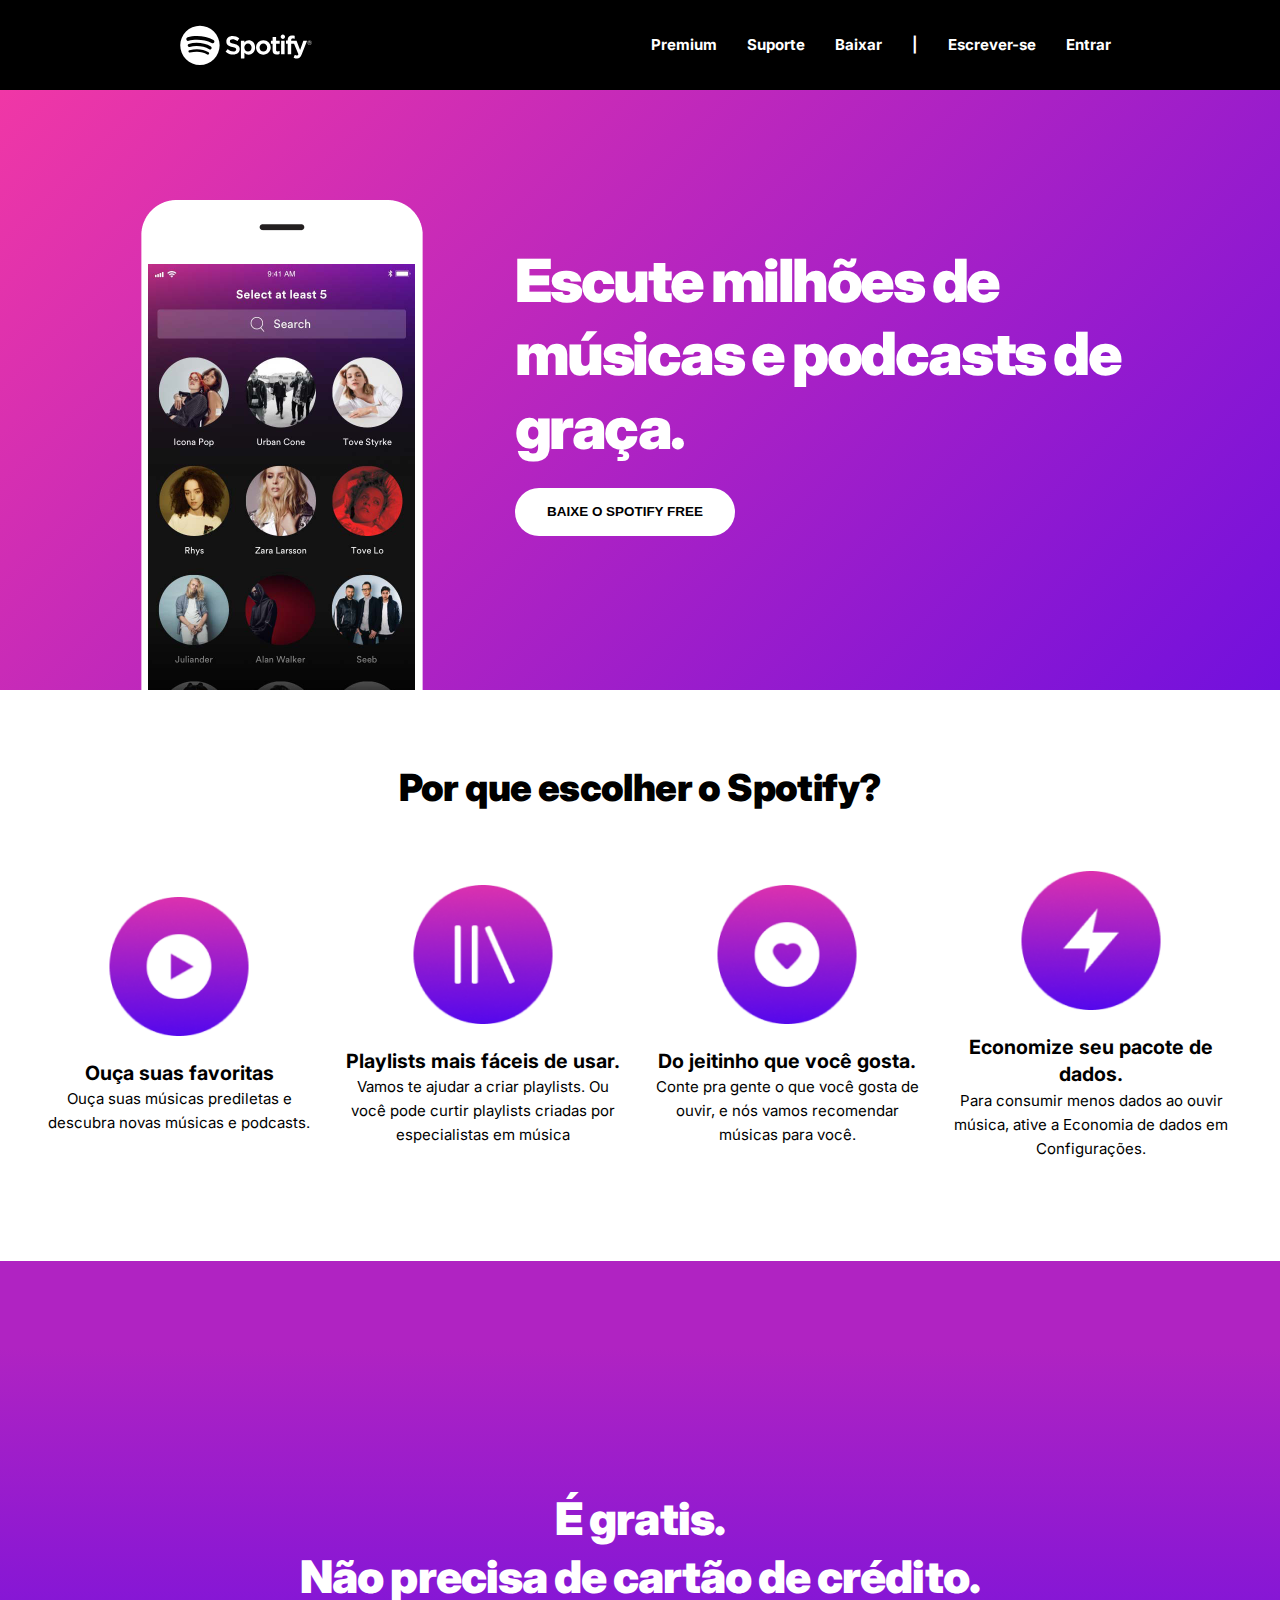
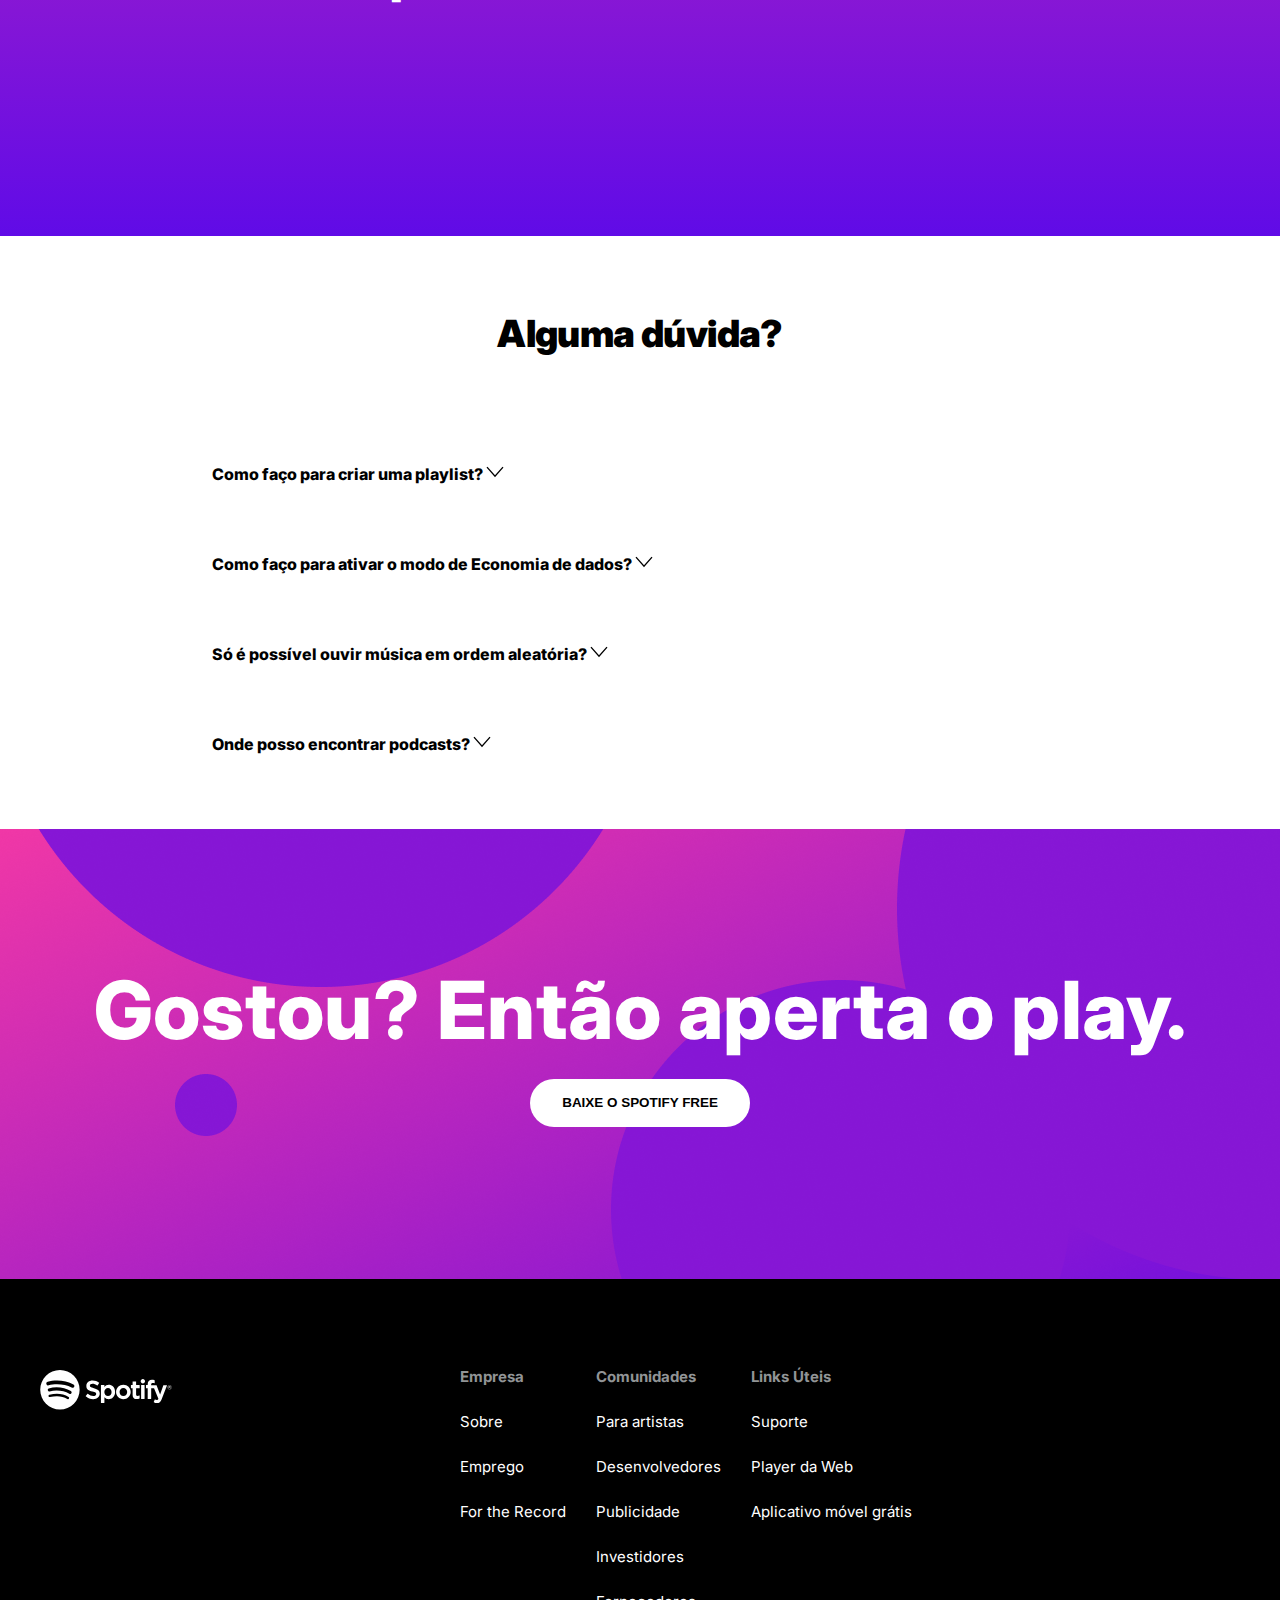
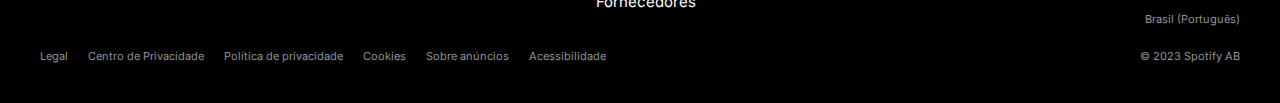
<file: src/index.html>
<!DOCTYPE html>
<html lang="pt-br">

<head>
    <meta charset="UTF-8">
    <meta name="viewport" content="width=device-width, initial-scale=1.0">
    <link rel="icon" href="icons/favicon.ico" type="image/x-icon">
    <link rel="stylesheet" href="styles/reset.css">
    <link rel="stylesheet" href="styles/style.css">
    <title>Ouça grátis no celular - Spotify</title>
</head>

<body>
    <header>
        <div class="logo">
            <img src="icons/logo.svg" alt="logo">
        </div>
        <div class="menu-geral">
            <nav>
                <ul>
                    <li><a href=" https://www.spotify.com/br-pt/premium/?utm_source=br-pt_brand_contextual-desktop_text&utm_medium=paidsearch&utm_campaign=alwayson_latam_br_premiumbusiness_core_brand+contextual-desktop+text+exact+br-pt+google&gad_source=1&gclid=Cj0KCQiAgqGrBhDtARIsAM5s0_mqeCWun-By-ZBTpwWK_tAvs5KcseENJpFeUqc4a8fI4M_NQlZZ_ssaApu-EALw_wcB&gclsrc=aw.ds"
                            target="_blank">Premium</a>
                    </li>
                    <li><a href="https://support.spotify.com/br-pt/" target="_blank">Suporte</a></li>
                    <li><a href="https://www.spotify.com/br-pt/download/linux/?_ga=2.120559872.965276263.1701359747-86989852.1678229605&_gac=1.253178491.1701360087.Cj0KCQiAgqGrBhDtARIsAM5s0_mqeCWun-By-ZBTpwWK_tAvs5KcseENJpFeUqc4a8fI4M_NQlZZ_ssaApu-EALw_wcB"
                            target="_blank">Baixar</a></li>
                    <li>|</li>
                    <li><a href="https://www.spotify.com/br-pt/signup" target="_blank">Escrever-se</a></li>
                    <li><a href="https://accounts.spotify.com/pt-BR/login?continue=https%3A%2F%2Fopen.spotify.com%2F__noul__%3Fl2l%3D1%26nd%3D1&_locale=pt-BR"
                            target="_blank">Entrar</a></li>
                </ul>
            </nav>
            <img src="icons/menu.svg" alt="menu-mobile">
        </div>
    </header>
    <section class="banner">
        <div class="banner-hero-container">
            <img src="img/cell.png" alt="cell">
        </div>
        <div class="banner-title-container">
            <h1>Escute milhões de
                músicas e podcasts de
                graça.</h1>

            <button>Baixe o spotify free</button>
        </div>
    </section>
    <section class="additional">
        <h2>Por que escolher o Spotify?</h2>
        <div class="additional-center-container">
            <div class="additional-center-inner-container">
                <img src="img/item-play.png" alt="item-play">
                <div class="additional-center-inner-text-container">
                    <span>Ouça suas favoritas</span>
                    <p>Ouça suas músicas prediletas e descubra novas músicas e podcasts.</p>
                </div>
            </div>
            <div class="additional-center-inner-container">
                <img src="img/item-books.png" alt="item-book">
                <div class="additional-center-inner-text-container">
                    <span>Playlists mais fáceis de usar.</span>
                    <p>Vamos te ajudar a criar playlists. Ou você pode curtir playlists criadas por especialistas em
                        música</p>
                </div>
            </div>
            <div class="additional-center-inner-container">
                <img src="img/item-heart.png" alt="item-heart">
                <div class="additional-center-inner-text-container">
                    <span>Do jeitinho que você gosta.</span>
                    <p>Conte pra gente o que você gosta de ouvir, e nós vamos recomendar músicas para você.</p>
                </div>
            </div>
            <div class="additional-center-inner-container">
                <img src="img/item-thunder.png" alt="item-thunder">
                <div class="additional-center-inner-text-container">
                    <span>Economize seu pacote de dados.</span>
                    <p>Para consumir menos dados ao ouvir música, ative a Economia de dados em Configurações.</p>
                </div>
            </div>
        </div>
    </section>
    <section class="merchan">
        <span>É gratis.</span>
        <span>Não precisa de cartão de crédito.</span>
    </section>
    <section class="faq-section">
        <h2>Alguma dúvida?</h2>
        <div class="faq-section-principal-container">
            <details>
                <summary>Como faço para criar uma playlist?</summary>
                <div class="faq-section-inner-content">
                    <p>As playlists são uma ótima maneira de criar coleções de músicas, seja para só você ouvir ou para
                        compartilhar.</p>
                    <p>Para criar uma:</p>
                    <ol>
                        <li>Clique na “Sua Biblioteca”</li>
                        <li>Clique em <span>CRIAR</span>.</li>
                        <li>Dê um nome para a playlist.</li>
                        <li>Comece a incluir algumas músicas (enquanto recomendamos outras).</li>
                    </ol>
                </div>
            </details>
            <details>
                <summary>Como faço para ativar o modo de Economia de dados?</summary>
                <div class="faq-section-inner-content">
                    <ol>
                        <li>Clique em <span>Início</span>.</li>
                        <li>Clique em <span>Configurações</span>.</li>
                        <li>Clique em <span>Economia de dados</span>.</li>
                        <li>Ative a “Economia de dados”.</li>
                    </ol>
                </div>
            </details>
            <details>
                <summary>Só é possível ouvir música em ordem aleatória?</summary>
                <div class="faq-section-inner-content">
                    <p> As playlists com o ícone de ordem aleatória tocam dessa forma.</p>
                    <p>Nas playlists que não têm esse ícone, você pode clicar em qualquer música para ouvir.</p>
                </div>
            </details>
            <details>
                <summary>Onde posso encontrar podcasts?</summary>
                <div class="faq-section-inner-content">
                    <p>Clique em <span>Buscar</span>. Em <span>Navegar por todas as seções</span>, clique em Podcasts.
                    </p>
                </div>
            </details>
        </div>
    </section>
    <section class="acess">
        <span>Gostou? Então aperta o play.</span>
        <button>Baixe o spotify free</button>
    </section>
    <footer>
        <div class="main-footer">
            <div class="logo-footer">
                <img src="icons/logo.svg" alt="logo-footer">
            </div>
            <div class="menus-footer">
                <div class="submenu-footer">
                    <dl>
                        <dt>Empresa</dt>
                        <dd>Sobre</dd>
                        <dd>Emprego</dd>
                        <dd>For the Record</dd>
                    </dl>
                </div>
                <div class="submenu-footer">
                    <dl>
                        <dt>Comunidades</dt>
                        <dd>Para artistas</dd>
                        <dd>Desenvolvedores</dd>
                        <dd>Publicidade</dd>
                        <dd>Investidores</dd>
                        <dd>Fornecedores</dd>
                    </dl>
                </div>
                <div class="submenu-footer">
                    <dl>
                        <dt>Links Úteis</dt>
                        <dd>Suporte</dd>
                        <dd>Player da Web</dd>
                        <dd>Aplicativo móvel grátis</dd>
                    </dl>
                </div>
            </div>
            <div class="redes">
                <ul>
                    <li><a href="https://www.instagram.com/spotifybrasil/" target="_blank"><img
                                src="icons/instagram.svg" alt="img-instagram"></a></li>
                    <li><a href="https://www.facebook.com/SpotifyBrasil/?locale=pt_BR" target="_blank"><img
                                src="icons/facebook.svg" alt="icon-facebook"></a></li>
                    <li><a href="https://twitter.com/SpotifyBrasil?ref_src=twsrc%5Egoogle%7Ctwcamp%5Eserp%7Ctwgr%5Eauthor"
                            target="_blank"><img src="icons/twitter.svg" alt="icon-twitter"></a></li>
                </ul>
            </div>
        </div>
        <div class="sub-main-footer">
            <div class="linguage">
                <span><a href="">Brasil (Português)</a></span>
            </div>
            <div class="politcs">
                <div class="politcs-list">
                    <ul>
                        <li><a href="#">Legal</a></li>
                        <li><a href="#">Centro de Privacidade</a></li>
                        <li><a href="#">Política de privacidade</a></li>
                        <li><a href="#">Cookies</a></li>
                        <li><a href="#">Sobre anúncios</a></li>
                        <li><a href="#">Acessibilidade</a></li>
                    </ul>
                </div>
                <div class="politcs-copy">
                    <span>© 2023 Spotify AB</span>
                </div>
            </div>
        </div>
    </footer>
</body>

</html>
</file>
<file: src/styles/style.css>
@import url("https://fonts.googleapis.com/css2?family=Inter:wght@100;200;300;400;500;600;700;800;900&display=swap");

body {
  font-family: "Inter", sans-serif;
  overflow-x: hidden;
  color: #000;
}

header {
  display: flex;
  height: 80px;
  background-color: black;
  justify-content: space-around;
  align-items: center;
  padding: 5px;
}

header ul {
  display: flex;
  gap: 30px;
  list-style: none;
}

h2 {
  color: #000;
  text-align: center;
  font-size: 37.344px;
  font-style: normal;
  font-weight: 900;
  line-height: 46px;
  letter-spacing: -0.6px;
  margin-top: 75px;
}

header li,
a {
  text-decoration: none;
  font-family: Inter;
  font-size: 15px;
  font-weight: 700;
  line-height: 24px;
  letter-spacing: 0em;
  text-align: left;
  color: #fff;
  list-style: none;
}

a:hover {
  color: #1ed760;
}

button {
  width: 220px;
  height: 48px;
  display: flex;
  padding: 15px 31.8px 15px 32px;
  justify-content: center;
  align-items: center;
  border-radius: 100px;
  background: #fff;
  outline: none;
  border: none;
  cursor: pointer;
  color: #000;
  font-size: 13.453px;
  font-style: normal;
  font-weight: 700;
  line-height: 20px;
  text-transform: uppercase;
}

button:hover {
  transform: scale(1.05);
}

.logo {
  padding: 10px;
  display: flex;
  align-items: center;
  height: 60px;
}

.logo svg {
  height: 40px;
  fill: #fff;
}

.menu-geral {
  height: 100%;
  display: flex;
  flex-direction: row;
  align-items: center;
}

.menu-geral img {
  display: none;
}

.banner {
  width: 100%;
  height: 600px;
  background: url("https://www.scdn.co/i/free/bubbles-dktp.svg") center -138px /
      100% 1068px no-repeat,
    linear-gradient(-45deg, rgb(108, 14, 224) -5%, rgb(240, 55, 166));
  display: flex;
  align-items: center;
  justify-content: center;
  gap: 90px;
}

.banner-title-container {
  display: flex;
  width: 626.18px;
  height: 229.19px;
  gap: 24px;
  flex-direction: column;
  justify-content: center;
}

.banner-hero-container {
  display: flex;
  height: 100%;
  align-items: flex-end;
}

.banner-title-container h1 {
  color: #fff;
  font-size: 59.375px;
  font-style: normal;
  font-weight: 900;
  line-height: 73.6px;
  letter-spacing: -2.56px;
}

.additional {
  background-color: #fff;
  height: auto;
  display: flex;
  align-items: center;
  flex-direction: column;
}

.additional-center-container {
  flex-wrap: wrap;
  display: flex;
  align-items: center;
  justify-content: space-around;
  padding: 60px 30px 100px 20px;
  gap: 24px;
  flex: 4;
}

.additional-center-inner-container {
  width: 280px;
  display: flex;
  align-items: center;
  flex-direction: column;
  gap: 24px;
}

.additional-center-inner-container img {
  width: 140px;
}

.additional-center-inner-text-container {
  display: flex;
  flex-direction: column;
  align-items: center;
}

.additional-center-inner-text-container span {
  text-align: center;
  font-size: 19.688px;
  font-style: normal;
  font-weight: 700;
  line-height: 27.3px;
  /* 138.667% */
}

.additional-center-inner-text-container p {
  text-align: center;
  font-size: 15px;
  font-style: normal;
  font-weight: 400;
  line-height: 24px;
}

.merchan {
  padding: 40px;
  display: flex;
  height: 495.19px;
  background: linear-gradient(180deg, #b023c2 15%, #600be7 100%);
  flex-direction: column;
  align-items: center;
  justify-content: center;
}

.merchan span {
  font-size: 45px;
  font-weight: 900;
  line-height: 58px;
  letter-spacing: -0.9599999785423279px;
  text-align: center;
  color: #fff;
}

.faq-section {
  height: auto;
  background-color: #fff;
  display: flex;
  flex-direction: column;
  align-items: center;
  padding-bottom: 40px;
}

.faq-section-principal-container {
  width: 70%;
  margin-top: 72px;
}

.faq-section-inner-content {
  padding: 20px;
  display: flex;
  flex-direction: column;
}

.faq-section-inner-content ol {
  color: #000;
  padding: 0 0 0 20px;
  line-height: 25px;
}

.faq-section div details {
  width: 100%;
  display: flex;
}

.faq-section summary {
  display: flex;
  height: 50px;
  padding: 20px;
  color: #000;
  font-size: 16px;
  font-style: normal;
  font-weight: 800;
  line-height: normal;
  align-items: center;
  justify-content: space-between;
  cursor: pointer;
  border-radius: 4px;
}

.faq-section summary:hover {
  background: #f6f6f6;
  text-decoration: underline;
}

/* serve para esconder o marcador padrão  da tag*/
summary::-webkit-details-marker {
  display: none;
}

/* marcador personalizado com uma seta mais bonitinha */
summary:after {
  width: 30px;
  height: 30px;
  content: url("/src/icons/arrow.svg");
  margin-right: 10px;
  transition: transform 0.3s ease;
}

/* Rotaciona a imagem quando o <details> está aberto */
details[open] summary:after {
  transform: rotate(180deg);
}

.faq-section summary img {
  width: 30px;
}

.faq-section span {
  color: #117a37;
  font-size: 15px;
  font-style: normal;
  font-weight: 700;
  line-height: normal;
}

.acess {
  display: flex;
  background-image: url("/src/img/banner-like.png");
  background-repeat: no-repeat;
  height: 450px;
  flex-direction: column;
  align-items: center;
  justify-content: center;
  gap: 40px;
}

.acess span {
  font-size: 80px;
  font-weight: 800;
  line-height: 58px;
  letter-spacing: 0.5px;
  text-align: center;
  color: #fff;
}
footer {
  background-color: #000;
  display: flex;
  flex-direction: column;
  align-items: flex-start;
  padding: 40px;
}

.logo-footer {
  display: flex;
  justify-content: flex-start;
}

.logo-footer img {
  width: 132px;
  height: 41.88px;
  color: #fff;
  fill: #fff;
}

.main-footer {
  width: 100%;
  display: flex;
  justify-content: space-between;
  padding-top: 50px;
}
.sub-main-footer {
  display: flex;
  gap: 20px;
  width: 100%;
  flex-direction: column;
}

dd {
  color: #fff;
}

dt {
  color: #919496;
  font-weight: 700;
}

dl {
  font-size: 15px;
  padding: 0 15px;
  margin: 0;
  display: flex;
  flex-direction: column;
  gap: 30px;
}

.menus-footer {
  display: flex;
  justify-content: center;
}
.redes {
  height: fit-content;
  display: flex;
  align-items: flex-start;
}
.redes ul {
  display: flex;
  gap: 20px;
  justify-content: center;
}

.redes ul li {
  display: flex;
  background: #222326;
  justify-content: center;
  align-items: center;
  border-radius: 100%;
}

.redes ul li a {
  display: flex;
}

.redes ul li a svg {
  fill: #222326;
  background-color: #ffffff;
}
.linguage {
  width: 100%;
  display: flex;
  justify-content: end;
}
.politcs {
  width: 100%;
  display: flex;
  justify-content: space-between;
}
.politcs .politcs-list ul {
  display: flex;
  gap: 20px;
  flex-wrap: wrap;
}
.politcs .politcs-list ul li a,
.politcs .politcs-copy span,
.linguage span a {
  width: 122.65px;
  height: 15px;
  top: 477px;
  left: 587.72px;
  font-family: Inter;
  font-size: 11px;
  font-weight: 400;
  line-height: 14px;
  letter-spacing: 0em;
  text-align: left;
  color: #919496;
}

@media screen and (max-width: 990px) {
  header {
    justify-content: space-between;
    padding: 0 16px;
  }

  h2 {
    font-size: 30px;
  }

  .acess span {
    font-size: 50px;
  }

  .banner {
    height: 450px;
  }

  .banner-title-container {
    padding: 16px;
  }

  .banner-title-container h1 {
    font-size: 48px;
    line-height: 60px;
  }

  .menu-geral nav ul {
    display: none;
  }

  .menu-geral img {
    display: block;
    cursor: pointer;
  }

  .banner-hero-container {
    display: none;
  }

  .additional-center-inner-container img {
    width: 100px;
  }

  .additional-img-container {
    width: 100px;
    display: flex;
    align-items: start;
  }

  .additional-center-inner-container {
    width: 100%;
    flex-direction: row;
    gap: 16px;
  }

  .additional-center-inner-text-container span {
    width: 100%;
    font-size: 18px;
    text-align: left;
  }

  .additional-center-inner-text-container p {
    text-align: left;
  }

  .banner-title-container {
    padding: 20px;
  }
  footer {
    height: 100%;
  }

  .main-footer {
    width: 100%;
    display: flex;
    flex-direction: column;
    padding: 50px 10px 20px;
    justify-content: flex-end;
  }

  .menus-footer {
    display: flex;
    flex-direction: column;
    margin-bottom: 20px;
    gap: 36px;
    margin-top: 36px;
  }

  .redes {
    display: flex;
    align-items: flex-start;
    flex-direction: row;
    flex-wrap: wrap;
  }

  .redes ul {
    margin: 10px;
  }
}
</file>
